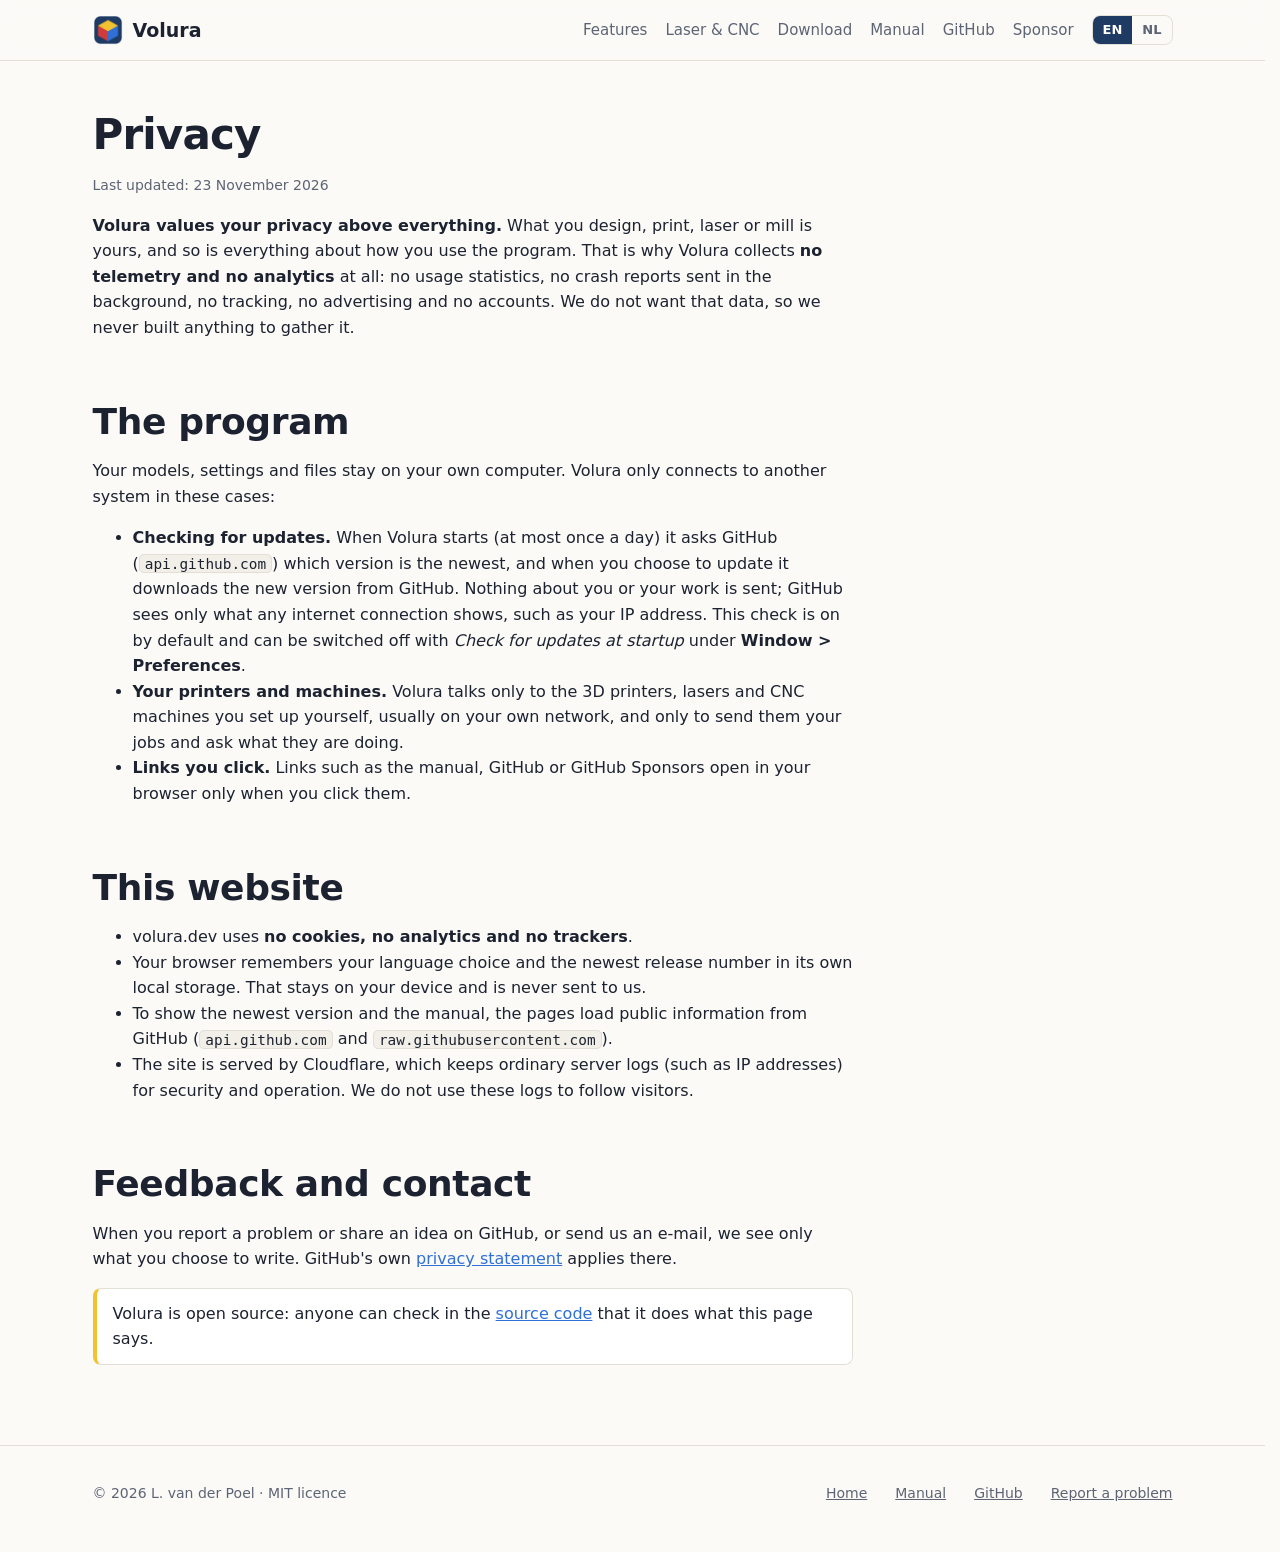
<file: site/public/privacy.html>
<!doctype html>
<html lang="en" data-lang="en" data-title-en="Privacy · Volura" data-title-nl="Privacy · Volura">
<head>
<meta charset="utf-8">
<meta name="viewport" content="width=device-width, initial-scale=1">
<title>Privacy · Volura</title>
<meta name="description" content="Volura's privacy policy: no telemetry, no analytics, no accounts, no cookies. What the program and volura.dev do and do not send.">
<meta property="og:title" content="Volura privacy policy">
<meta property="og:url" content="https://volura.dev/privacy">
<meta property="og:type" content="website">
<meta property="og:site_name" content="Volura">
<link rel="canonical" href="https://volura.dev/privacy">
<link rel="icon" href="img/volura.png">
<link rel="stylesheet" href="style.css">
<script src="site.js"></script>
</head>
<body>

<header class="top">
  <div class="wrap">
    <a class="brand" href="./"><img src="img/volura.png" alt="">Volura</a>
    <nav class="nav">
      <a href="./#features"><span lang="en">Features</span><span lang="nl">Functies</span></a>
      <a href="./#laser"><span lang="en">Laser &amp; CNC</span><span lang="nl">Laser &amp; frees</span></a>
      <a href="./#download">Download</a>
      <a href="manual"><span lang="en">Manual</span><span lang="nl">Handleiding</span></a>
      <a href="https://github.com/Lexvdpoel/Volura">GitHub</a>
      <a href="https://github.com/sponsors/Lexvdpoel"><span lang="en">Sponsor</span><span lang="nl">Sponsoren</span></a>
    </nav>
    <div class="lang" role="group" aria-label="Language / Taal">
      <button data-lang="en" aria-pressed="true">EN</button>
      <button data-lang="nl" aria-pressed="false">NL</button>
    </div>
  </div>
</header>

<div class="wrap" style="padding: 40px 20px 64px">
  <article class="doc">
    <h1><span lang="en">Privacy</span><span lang="nl">Privacy</span></h1>
    <p class="where"><span lang="en">Last updated: 23 November 2026</span><span lang="nl">Laatst bijgewerkt: 23 november 2026</span></p>

    <p lang="en"><b>Volura values your privacy above everything.</b> What you design, print, laser or mill is yours, and so is everything about how you use the program. That is why Volura collects <b>no telemetry and no analytics</b> at all: no usage statistics, no crash reports sent in the background, no tracking, no advertising and no accounts. We do not want that data, so we never built anything to gather it.</p>
    <p lang="nl"><b>Volura hecht enorm veel waarde aan jouw privacy.</b> Wat je ontwerpt, print, lasert of freest is van jou, en hoe je het programma gebruikt ook. Daarom verzamelt Volura <b>geen telemetrie en geen analytics</b>, helemaal niet: geen gebruiksstatistieken, geen crashrapporten die op de achtergrond worden verstuurd, geen tracking, geen advertenties en geen accounts. Die gegevens willen we niet, dus hebben we ook nooit iets gebouwd om ze te verzamelen.</p>

    <h2 id="program"><span lang="en">The program</span><span lang="nl">Het programma</span></h2>
    <p lang="en">Your models, settings and files stay on your own computer. Volura only connects to another system in these cases:</p>
    <p lang="nl">Je modellen, instellingen en bestanden blijven op je eigen computer. Volura maakt alleen in deze gevallen verbinding met een ander systeem:</p>
    <ul lang="en">
      <li><b>Checking for updates.</b> When Volura starts (at most once a day) it asks GitHub (<code>api.github.com</code>) which version is the newest, and when you choose to update it downloads the new version from GitHub. Nothing about you or your work is sent; GitHub sees only what any internet connection shows, such as your IP address. This check is on by default and can be switched off with <i>Check for updates at startup</i> under <b>Window &gt; Preferences</b>.</li>
      <li><b>Your printers and machines.</b> Volura talks only to the 3D printers, lasers and CNC machines you set up yourself, usually on your own network, and only to send them your jobs and ask what they are doing.</li>
      <li><b>Links you click.</b> Links such as the manual, GitHub or GitHub Sponsors open in your browser only when you click them.</li>
    </ul>
    <ul lang="nl">
      <li><b>Controleren op updates.</b> Bij het starten (hooguit één keer per dag) vraagt Volura aan GitHub (<code>api.github.com</code>) wat de nieuwste versie is, en als je kiest voor bijwerken downloadt het de nieuwe versie van GitHub. Er wordt niets over jou of je werk verstuurd; GitHub ziet alleen wat elke internetverbinding laat zien, zoals je IP-adres. Deze controle staat standaard aan en is uit te zetten met <i>Bij het opstarten op updates controleren</i> onder <b>Venster &gt; Voorkeuren</b>.</li>
      <li><b>Je printers en machines.</b> Volura praat alleen met de 3D-printers, lasers en CNC-machines die je zelf instelt, meestal op je eigen netwerk, en alleen om ze je opdrachten te sturen en te vragen wat ze doen.</li>
      <li><b>Links waarop je klikt.</b> Links zoals de handleiding, GitHub of GitHub Sponsors openen pas in je browser als je erop klikt.</li>
    </ul>

    <h2 id="website"><span lang="en">This website</span><span lang="nl">Deze website</span></h2>
    <ul lang="en">
      <li>volura.dev uses <b>no cookies, no analytics and no trackers</b>.</li>
      <li>Your browser remembers your language choice and the newest release number in its own local storage. That stays on your device and is never sent to us.</li>
      <li>To show the newest version and the manual, the pages load public information from GitHub (<code>api.github.com</code> and <code>raw.githubusercontent.com</code>).</li>
      <li>The site is served by Cloudflare, which keeps ordinary server logs (such as IP addresses) for security and operation. We do not use these logs to follow visitors.</li>
    </ul>
    <ul lang="nl">
      <li>volura.dev gebruikt <b>geen cookies, geen analytics en geen trackers</b>.</li>
      <li>Je browser onthoudt je taalkeuze en het nummer van de nieuwste versie in zijn eigen lokale opslag. Dat blijft op je apparaat en wordt nooit naar ons gestuurd.</li>
      <li>Om de nieuwste versie en de handleiding te tonen, halen de pagina's openbare informatie op bij GitHub (<code>api.github.com</code> en <code>raw.githubusercontent.com</code>).</li>
      <li>De site wordt geleverd door Cloudflare, dat gewone serverlogs bijhoudt (zoals IP-adressen) voor beveiliging en werking. Wij gebruiken die logs niet om bezoekers te volgen.</li>
    </ul>

    <h2 id="contact"><span lang="en">Feedback and contact</span><span lang="nl">Feedback en contact</span></h2>
    <p lang="en">When you report a problem or share an idea on GitHub, or send us an e-mail, we see only what you choose to write. GitHub's own <a href="https://docs.github.com/site-policy/privacy-policies/github-general-privacy-statement">privacy statement</a> applies there.</p>
    <p lang="nl">Als je op GitHub een probleem meldt of een idee deelt, of ons mailt, zien we alleen wat je zelf schrijft. Daar geldt de eigen <a href="https://docs.github.com/site-policy/privacy-policies/github-general-privacy-statement">privacyverklaring</a> van GitHub.</p>

    <div class="note" lang="en">Volura is open source: anyone can check in the <a href="https://github.com/Lexvdpoel/Volura">source code</a> that it does what this page says.</div>
    <div class="note" lang="nl">Volura is open source: iedereen kan in de <a href="https://github.com/Lexvdpoel/Volura">broncode</a> nagaan dat het doet wat op deze pagina staat.</div>
  </article>
</div>

<footer>
  <div class="wrap">
    <span class="grow">© 2026 L. van der Poel · <span lang="en">MIT licence</span><span lang="nl">MIT-licentie</span></span>
    <a href="./"><span lang="en">Home</span><span lang="nl">Start</span></a>
    <a href="manual"><span lang="en">Manual</span><span lang="nl">Handleiding</span></a>
    <a href="https://github.com/Lexvdpoel/Volura">GitHub</a>
    <a href="https://github.com/Lexvdpoel/Volura/issues"><span lang="en">Report a problem</span><span lang="nl">Probleem melden</span></a>
  </div>
</footer>
</body>
</html>
</file>
<file: site/public/style.css>
:root {
  --navy: #1f3b63;
  --navy-2: #2a4d7e;
  --blue: #2f6fd6;
  --red: #d23b3b;
  --yellow: #f2c230;
  --green: #3fa34d;
  --bg: #fbfaf7;
  --bg-2: #f1efe8;
  --card: #ffffff;
  --fg: #1c2230;
  --muted: #5d6474;
  --line: #e2dfd6;
  --code: #f1efe8;
  --shadow: 0 1px 2px rgba(20, 30, 50, .06), 0 8px 24px rgba(20, 30, 50, .06);
}
@media (prefers-color-scheme: dark) {
  :root:not([data-theme="light"]) {
    --bg: #12161f; --bg-2: #181d28; --card: #1c2230; --fg: #e9ecf2; --muted: #a2a9b8;
    --line: #2b3242; --code: #0e1219; --navy-2: #8fb0e0; --shadow: none;
  }
}
:root[data-theme="dark"] {
  --bg: #12161f; --bg-2: #181d28; --card: #1c2230; --fg: #e9ecf2; --muted: #a2a9b8;
  --line: #2b3242; --code: #0e1219; --navy-2: #8fb0e0; --shadow: none;
}

* { box-sizing: border-box; }
html { scroll-behavior: smooth; scrollbar-gutter: stable; }
body {
  margin: 0; background: var(--bg); color: var(--fg);
  font: 16px/1.6 system-ui, -apple-system, "Segoe UI", Roboto, Ubuntu, sans-serif;
}
img { max-width: 100%; height: auto; display: block; }
a { color: var(--blue); }
code, kbd {
  font: .9em ui-monospace, "Cascadia Code", Consolas, "DejaVu Sans Mono", monospace;
  background: var(--code); border: 1px solid var(--line); border-radius: 5px; padding: .05em .35em;
}
kbd { box-shadow: inset 0 -1px 0 var(--line); white-space: nowrap; }
pre { background: var(--code); border: 1px solid var(--line); border-radius: 8px; padding: 12px 14px; overflow-x: auto; }
pre code { background: none; border: 0; padding: 0; }

/* language: both texts are in the page, the inactive one is hidden */
html[data-lang="en"] [lang="nl"]:not(html), html[data-lang="nl"] [lang="en"]:not(html) { display: none !important; }

.wrap { max-width: 1120px; margin: 0 auto; padding: 0 20px; }

/* header */
.top {
  position: sticky; top: 0; z-index: 10; background: color-mix(in srgb, var(--bg) 88%, transparent);
  backdrop-filter: blur(8px); border-bottom: 1px solid var(--line);
}
.top .wrap { display: flex; align-items: center; gap: 18px; height: 60px; }
.brand { display: flex; align-items: center; gap: 10px; font-weight: 750; font-size: 19px; color: var(--fg); text-decoration: none; margin-right: auto; }
.brand img { width: 30px; height: 30px; border-radius: 7px; }
.nav { display: flex; gap: 18px; }
.nav a { color: var(--muted); text-decoration: none; font-size: 15px; }
.nav a:hover, .nav a.on { color: var(--fg); }
.lang { display: flex; border: 1px solid var(--line); border-radius: 8px; overflow: hidden; }
.lang button {
  border: 0; background: none; color: var(--muted); font: inherit; font-size: 13px; font-weight: 650;
  padding: 4px 10px; cursor: pointer;
}
.lang button[aria-pressed="true"] { background: var(--navy); color: #fff; }
@media (max-width: 720px) { .nav { display: none; } }

/* buttons */
.btn {
  display: inline-flex; align-items: center; gap: 8px; padding: 11px 18px; border-radius: 10px;
  font-weight: 650; text-decoration: none; border: 1px solid transparent; font-size: 15px;
}
.btn.primary { background: var(--navy); color: #fff; }
.btn.primary:hover { background: #18304f; }
.btn.ghost { border-color: var(--line); color: var(--fg); background: var(--card); }
.btn.ghost:hover { border-color: var(--muted); }
.btn svg { width: 18px; height: 18px; }

/* hero */
.hero { padding: 64px 0 32px; }
.hero .wrap { display: grid; grid-template-columns: minmax(0, 1fr); gap: 36px; }
.hero h1 { font-size: clamp(34px, 5.4vw, 56px); line-height: 1.08; letter-spacing: -.02em; margin: 0 0 18px; max-width: 16ch; }
.hero h1 .mark { background: linear-gradient(transparent 62%, color-mix(in srgb, var(--yellow) 70%, transparent) 62%); }
.hero p.lead { font-size: 19px; color: var(--muted); max-width: 60ch; margin: 0 0 26px; }
.cta { display: flex; flex-wrap: wrap; gap: 12px; align-items: center; }
.platforms { display: flex; gap: 16px; color: var(--muted); font-size: 14px; margin-top: 16px; flex-wrap: wrap; }
.platforms span { display: inline-flex; align-items: center; gap: 6px; }
.platforms svg { width: 16px; height: 16px; }
.shot {
  border-radius: 14px; overflow: hidden; border: 1px solid var(--line); box-shadow: var(--shadow);
  background: var(--card);
}
.shot .bar { display: flex; gap: 6px; padding: 9px 12px; border-bottom: 1px solid var(--line); }
.shot .bar i { width: 10px; height: 10px; border-radius: 50%; background: var(--line); }

/* sections */
section { padding: 56px 0; }
section.alt { background: var(--bg-2); border-top: 1px solid var(--line); border-bottom: 1px solid var(--line); }
h2 { font-size: clamp(26px, 3.4vw, 36px); letter-spacing: -.01em; line-height: 1.15; margin: 0 0 12px; }
.sub { color: var(--muted); max-width: 64ch; margin: 0 0 32px; font-size: 17px; }
.eyebrow { text-transform: uppercase; letter-spacing: .08em; font-size: 12px; font-weight: 700; color: var(--red); margin-bottom: 8px; }

.mission { font-size: clamp(20px, 2.4vw, 26px); line-height: 1.45; max-width: 46ch; margin: 0; font-weight: 500; }
.mission b { color: var(--navy-2); }

.grid { display: grid; grid-template-columns: repeat(auto-fit, minmax(min(100%, 300px), 1fr)); gap: 16px; }
.card { background: var(--card); border: 1px solid var(--line); border-radius: 12px; padding: 20px; box-shadow: var(--shadow); }
.card h3 { margin: 10px 0 6px; font-size: 17px; }
.card p { margin: 0; color: var(--muted); font-size: 15px; }
.planned .card h3 { margin-top: 0; }
.tag { display: inline-block; font-size: 12px; font-weight: 700; padding: 2px 8px; border-radius: 999px; margin-bottom: 8px; background: var(--bg-2); border: 1px solid var(--line); color: var(--muted); }
.tag.now { color: #fff; background: var(--blue); border-color: var(--blue); }
.icon { width: 40px; height: 40px; border-radius: 10px; display: grid; place-items: center; background: var(--bg-2); border: 1px solid var(--line); }
.icon svg { width: 24px; height: 24px; }
.badge { display: inline-block; font-size: 11px; font-weight: 700; padding: 2px 8px; border-radius: 99px; background: color-mix(in srgb, var(--yellow) 30%, transparent); color: var(--fg); vertical-align: 2px; margin-left: 6px; }

.split { display: grid; grid-template-columns: minmax(0, 1fr) minmax(0, 1fr); gap: 40px; align-items: center; }
@media (max-width: 860px) { .split { grid-template-columns: minmax(0, 1fr); } }
.steps { counter-reset: s; list-style: none; padding: 0; margin: 0; }
.steps li { counter-increment: s; position: relative; padding: 0 0 16px 44px; }
.steps li::before {
  content: counter(s); position: absolute; left: 0; top: 0; width: 30px; height: 30px; border-radius: 50%;
  background: var(--navy); color: #fff; display: grid; place-items: center; font-weight: 700; font-size: 14px;
}
.layers { display: grid; gap: 8px; }
.layer { display: flex; align-items: center; gap: 12px; background: var(--card); border: 1px solid var(--line); border-radius: 10px; padding: 10px 14px; font-size: 15px; }
.layer i { width: 14px; height: 14px; border-radius: 4px; flex: none; }
.layer span:last-child { margin-left: auto; color: var(--muted); font-size: 13px; }

.dl { display: grid; grid-template-columns: repeat(auto-fit, minmax(min(100%, 280px), 1fr)); gap: 16px; }
.dl .card { min-width: 0; }
.dl .card { display: flex; flex-direction: column; gap: 12px; }
.dl .card h3 { display: flex; align-items: center; gap: 10px; margin: 0; font-size: 20px; }
.dl .card h3 svg { width: 26px; height: 26px; }
.dl .card .btn { align-self: flex-start; margin-top: auto; }

footer { padding: 36px 0 48px; color: var(--muted); font-size: 14px; border-top: 1px solid var(--line); }
footer .wrap { display: flex; flex-wrap: wrap; gap: 12px 28px; align-items: center; }
footer a { color: var(--muted); }
footer .grow { margin-right: auto; }

/* manual */
.manual { display: grid; grid-template-columns: 240px minmax(0, 1fr); gap: 40px; padding: 40px 20px 64px; }
@media (max-width: 860px) {
  .manual { grid-template-columns: minmax(0, 1fr); gap: 20px; padding-top: 24px; }
  .toc { position: static !important; }
  .toc ol { display: flex; flex-wrap: wrap; gap: 6px; border: 0; }
  .toc a { border: 1px solid var(--line); border-radius: 99px; padding: 3px 10px; margin: 0; background: var(--card); }
  .toc a.on { border-color: var(--red); }
  .toc .fold, .toc ol ol { display: none !important; }
  .toc { max-height: none; overflow: visible; }
}
.toc { position: sticky; top: 80px; align-self: start; font-size: 14px; }
.toc ol { list-style: none; margin: 0; padding: 0; border-left: 2px solid var(--line); }
.toc a { display: block; padding: 5px 12px; color: var(--muted); text-decoration: none; margin-left: -2px; border-left: 2px solid transparent; }
.toc a:hover { color: var(--fg); }
.toc a.on { color: var(--fg); border-left-color: var(--red); font-weight: 600; }
.toc li.chapter { position: relative; }
.toc .fold { position: absolute; right: 0; top: 2px; width: 26px; height: 26px; padding: 0;
  border: 0; border-radius: 6px; background: none; color: var(--muted); cursor: pointer;
  font-size: 14px; line-height: 26px; }
.toc .fold:hover { background: var(--line); }
.toc li.chapter > a { padding-right: 30px; }
.toc .fold::before { content: "\25B8"; display: inline-block; transition: transform .15s; }
.toc li.open > .fold::before { transform: rotate(90deg); }
.toc .fold:hover { color: var(--fg); }
.toc ol ol { display: none; border-left: 0; margin: 2px 0 6px; }
.toc li.open > ol { display: block; }
.toc ol ol a { padding: 3px 12px 3px 24px; font-size: 13px; }
.toc ol ol a.on { font-weight: 600; border-left-color: transparent; color: var(--red); }
.toc-search { width: 100%; box-sizing: border-box; margin: 0 0 12px; padding: 7px 10px; font: inherit;
  border: 1px solid var(--line); border-radius: 8px; background: var(--card); color: var(--fg); }
.toc { max-height: calc(100vh - 100px); overflow-y: auto; }
.doc { min-width: 0; max-width: 760px; }
.doc h1 { font-size: clamp(30px, 4vw, 42px); margin: 0 0 8px; letter-spacing: -.02em; }
.doc h2 { margin-top: 48px; padding-top: 12px; scroll-margin-top: 70px; }
.doc h3 { margin: 28px 0 8px; font-size: 18px; }
.doc p, .doc li { color: var(--fg); }
.doc .note { background: var(--card); border: 1px solid var(--line); border-left: 4px solid var(--yellow); border-radius: 8px; padding: 12px 16px; margin: 16px 0; }
.tbl { overflow-x: auto; border: 1px solid var(--line); border-radius: 10px; margin: 12px 0; }
table { border-collapse: collapse; width: 100%; font-size: 15px; background: var(--card); }
th, td { text-align: left; padding: 9px 12px; border-bottom: 1px solid var(--line); vertical-align: top; }
th { background: var(--bg-2); font-size: 13px; text-transform: uppercase; letter-spacing: .04em; color: var(--muted); }
tr:last-child td { border-bottom: 0; }
.dl .card .alt-dl { font-size: 13.5px; }
.dl .card .alt-dl a { color: inherit; text-decoration: underline; }
.platforms .chip-link { display: inline-flex; align-items: center; gap: 6px; color: var(--navy); font-weight: 600; text-decoration: none; }
.platforms .chip-link:hover { text-decoration: underline; }
/* manual: where a function is in the menus, and pictures next to each other */
.doc .where { font-size: 14px; color: var(--muted); margin: -2px 0 8px; }
.doc figure.shots { display: flex; flex-wrap: wrap; align-items: flex-start; gap: 12px; margin: 14px 0 20px; }
.doc figure.shots img { flex: 1 1 280px; max-width: 520px; width: auto; margin: 0 !important; }
.doc figure.shots img[src*="dialog_"], .doc figure.shots img[src*="menu_"] { flex: 0 0 auto; max-width: 260px; }
</file>
